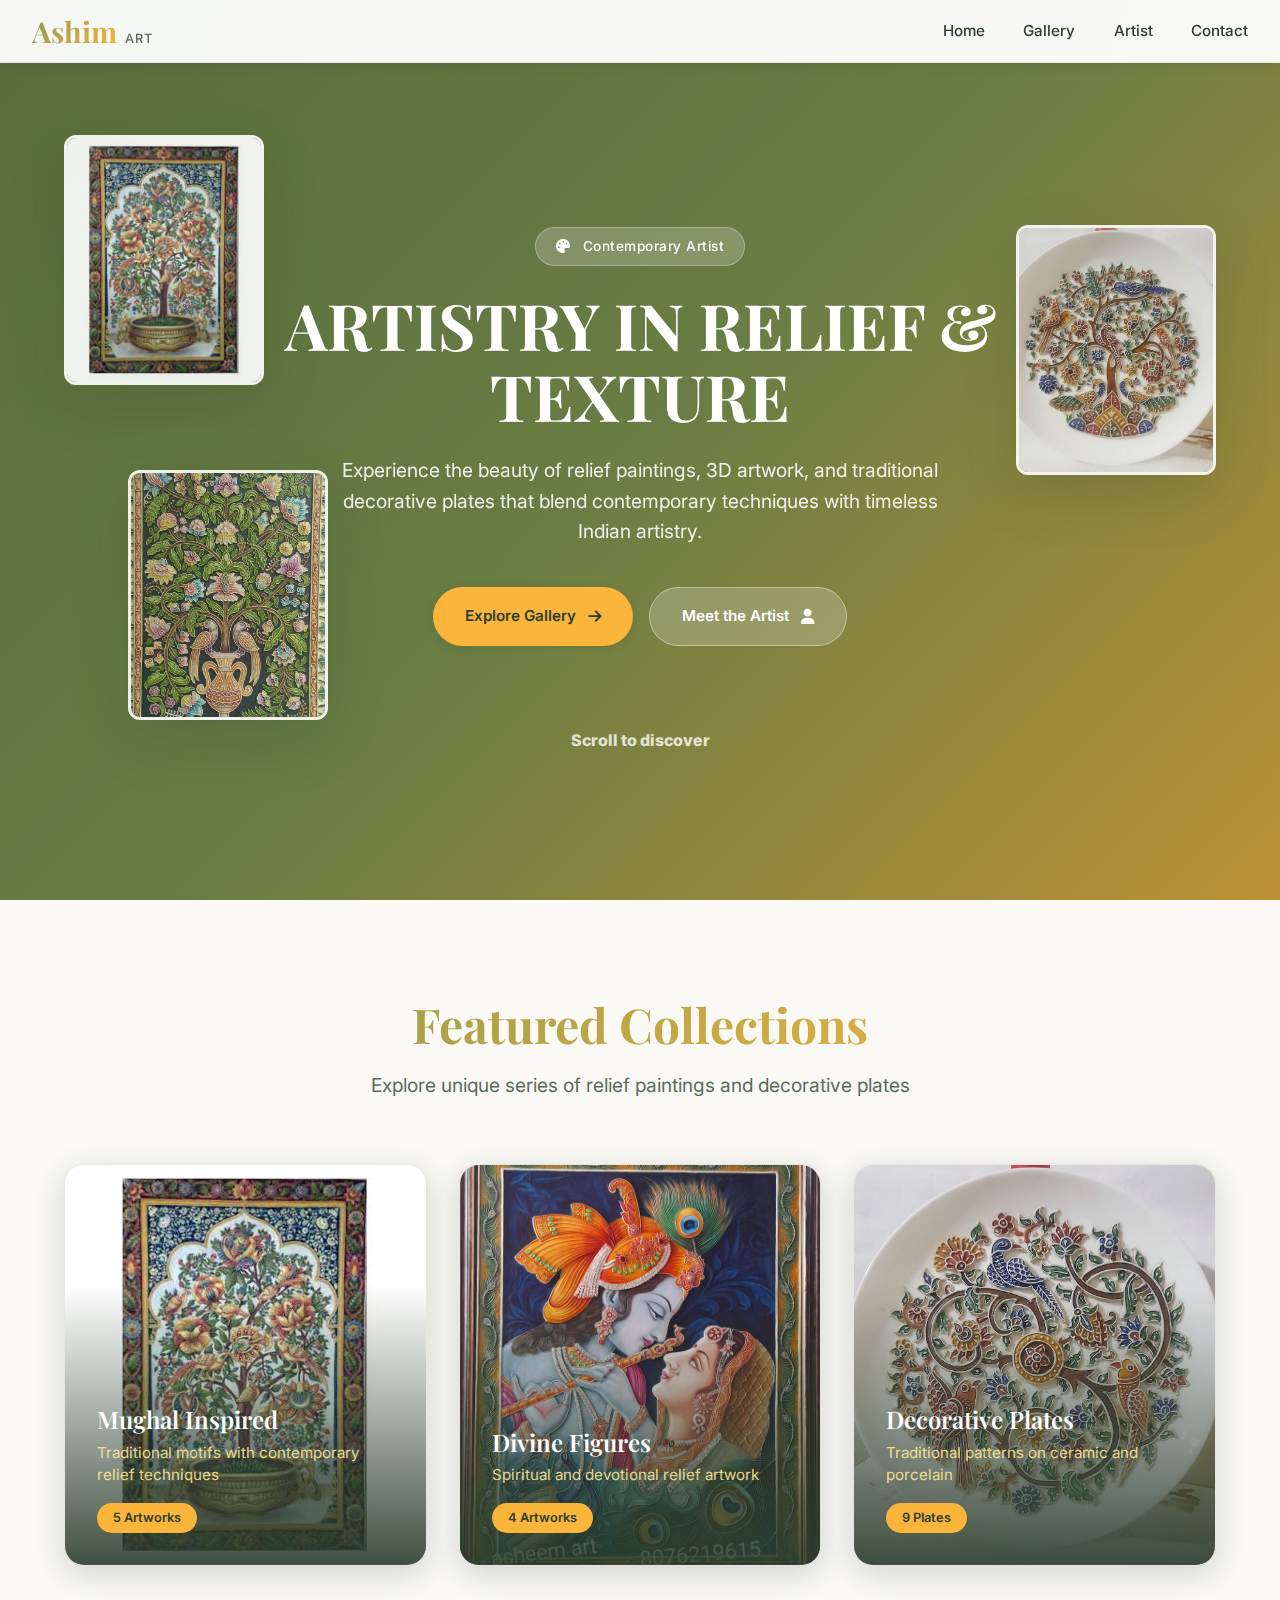
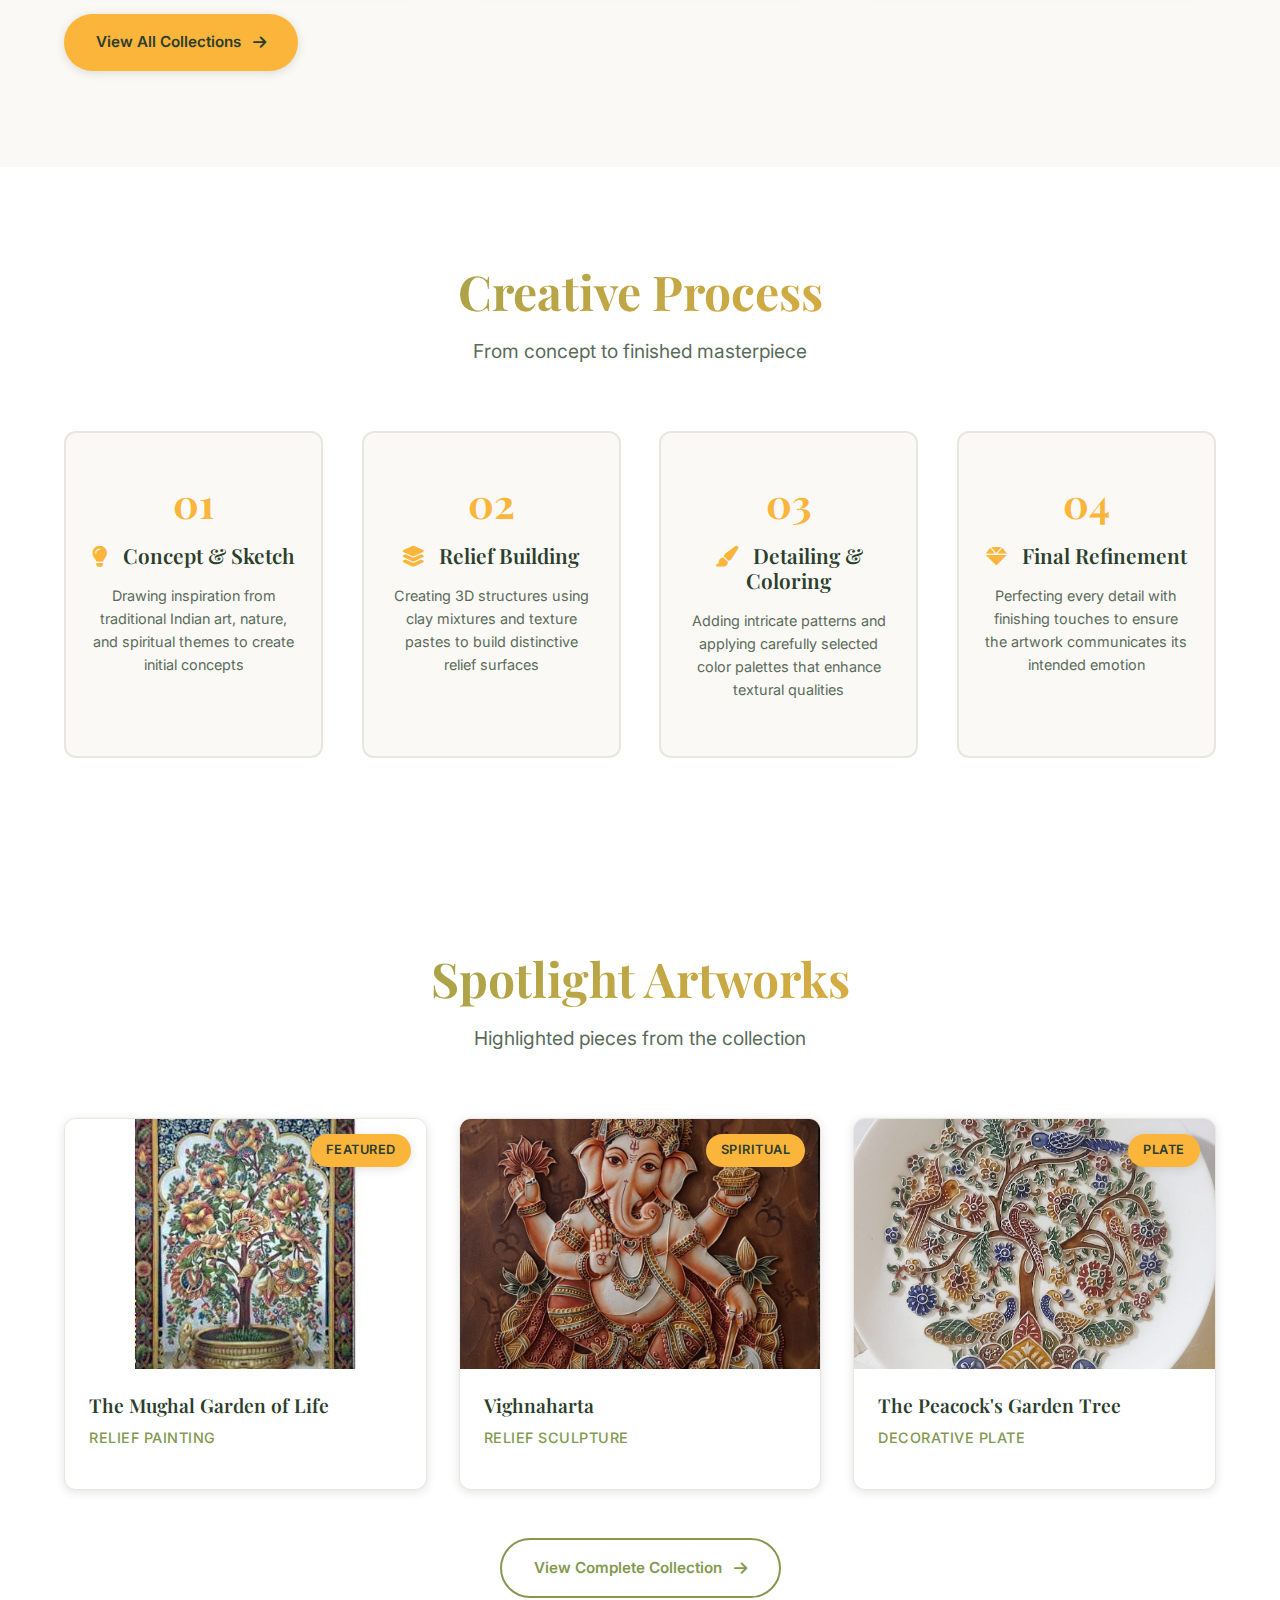
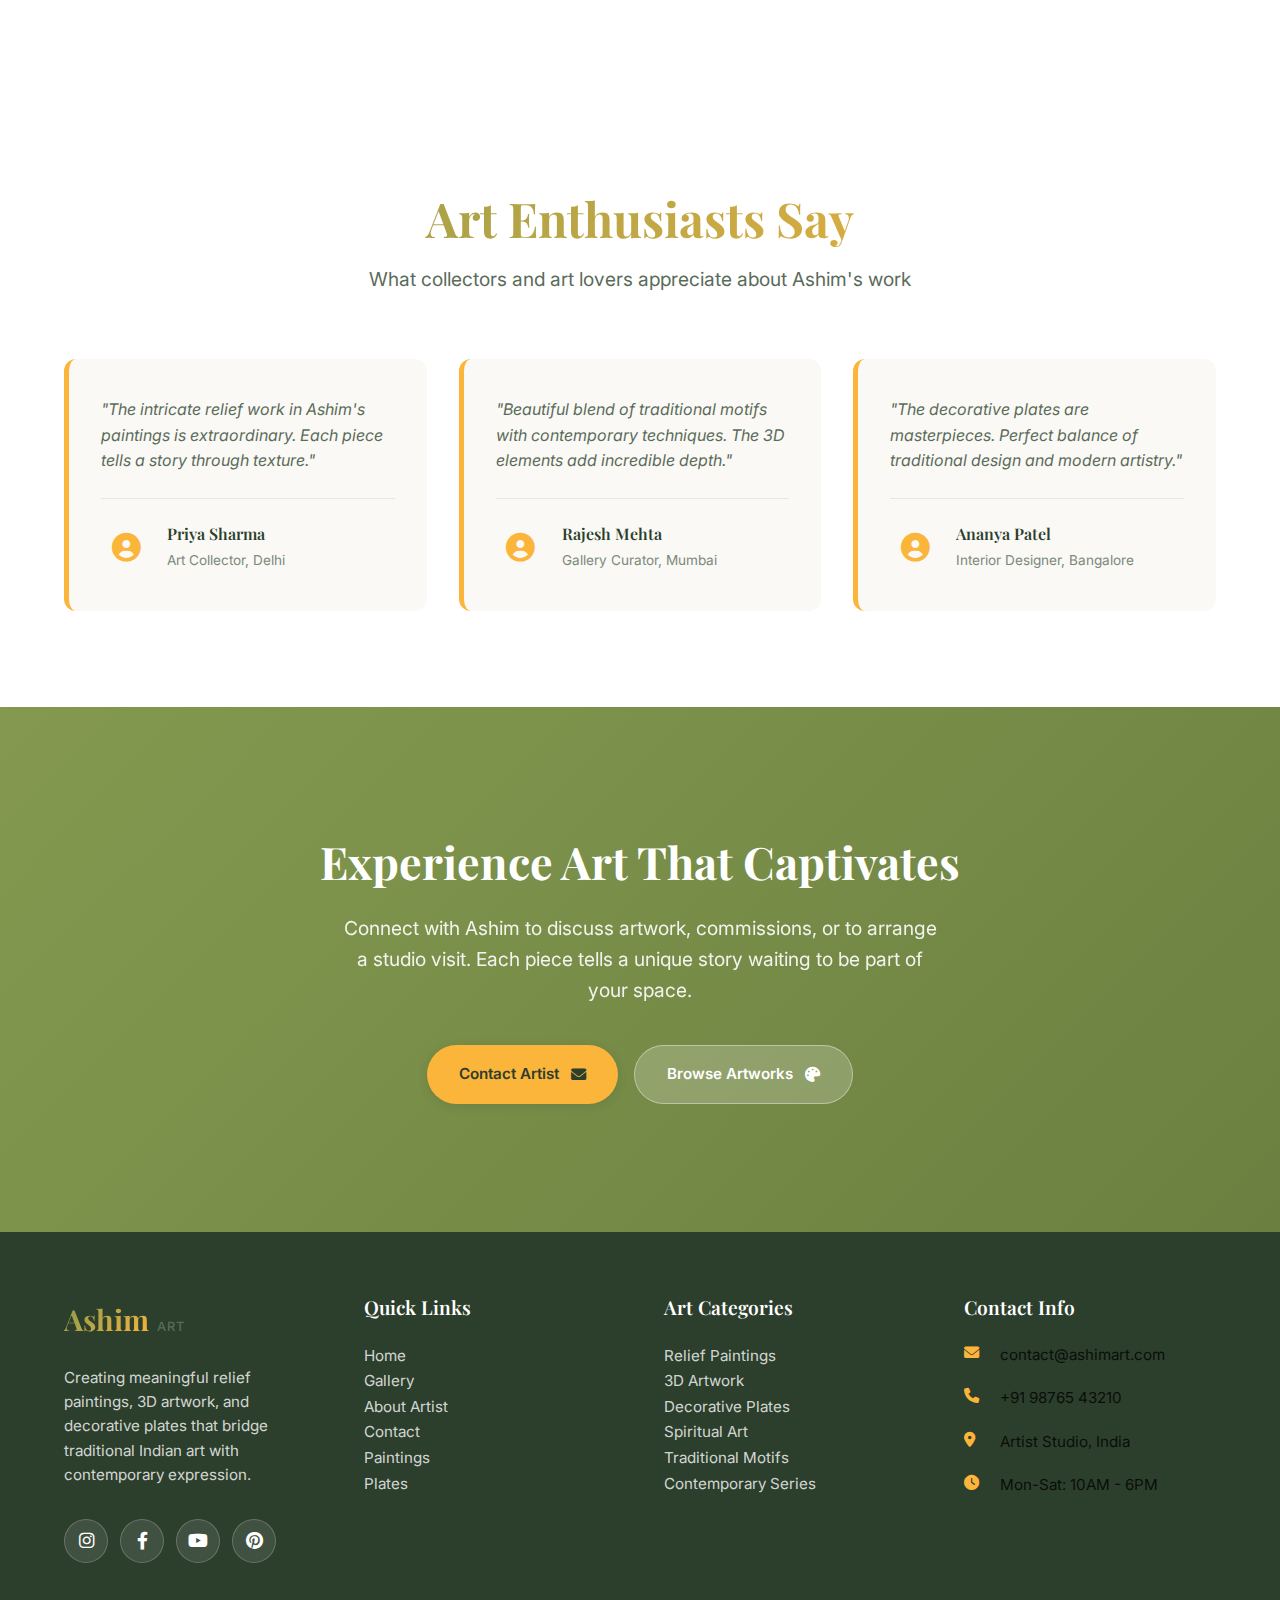
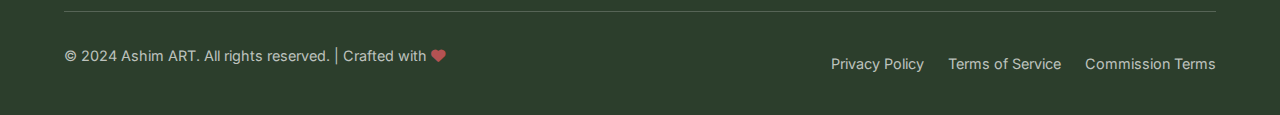
<file: html/index.html>
<!DOCTYPE html>
<html lang="en">
  <head>
    <meta charset="UTF-8" />
    <meta name="viewport" content="width=device-width, initial-scale=1.0" />
    <title>Ashim ART Gallery | Relief & 3D Paintings</title>
    <meta name="description" content="Discover exquisite relief paintings, 3D artwork, and traditional plates by artist Ashim. Explore unique textures and emotional depth in contemporary Indian art.">
    <meta name="keywords" content="Ashim ART, relief paintings, 3D art, traditional plates, contemporary art, Indian artist, texture art, painting gallery">
    <link
      rel="icon"
      href="data:image/svg+xml,<svg xmlns=%22http://www.w3.org/2000/svg%22 viewBox=%220 0 100 100%22><text y=%22.9em%22 font-size=%2290%22 fill=%22%23FCB53B%22>🎨</text></svg>"
    />
    <link rel="stylesheet" href="../css/style.css" />
    <link
      href="https://fonts.googleapis.com/css2?family=Playfair+Display:wght@400;500;600;700&family=Inter:wght@300;400;500;600;700&display=swap"
      rel="stylesheet"
    />
    <link 
      rel="stylesheet"
      href="https://cdnjs.cloudflare.com/ajax/libs/font-awesome/6.0.0/css/all.min.css"
    />
  </head>
  <body>  
    <!-- Navigation -->
    <nav class="navbar">
      <div class="nav-container">
        <a href="index.html" class="nav-logo">
          <span class="logo-text">Ashim</span>
          <span class="logo-subtitle">ART</span>
        </a>

        <div class="nav-menu" id="nav-menu">
          <a href="index.html" class="nav-link">
            <span class="link-text">Home</span>
            <span class="link-hover"></span>
          </a>
          <a href="gallery.html" class="nav-link">
            <span class="link-text">Gallery</span>
            <span class="link-hover"></span>
          </a>
          <a href="about.html" class="nav-link">
            <span class="link-text">Artist</span>
            <span class="link-hover"></span>
          </a>
          <a href="contact.html" class="nav-link">
            <span class="link-text">Contact</span>
            <span class="link-hover"></span>
          </a>
        </div>

        <div class="nav-toggle" id="nav-toggle">
          <span class="toggle-line"></span>
          <span class="toggle-line"></span>
          <span class="toggle-line"></span>
        </div>
      </div>
    </nav>

    <!-- Hero Section -->
    <section class="hero">
      <div class="hero-background">
        <div class="hero-overlay"></div>
      </div>

      <div class="hero-content">
        <div class="hero-badge">
          <span><i class="fas fa-palette"></i> Contemporary Artist</span>
        </div>

        <h1 class="hero-title">
          <span class="title-line">ARTISTRY IN</span>
          <span class="title-line">RELIEF & TEXTURE</span>
        </h1>

        <p class="hero-description">
          Experience the beauty of relief paintings, 3D artwork, and traditional decorative plates that blend contemporary techniques with timeless Indian artistry.
        </p>

        <div class="hero-actions">
          <a href="gallery.html" class="btn btn-primary">
            <span>Explore Gallery</span>
            <i class="fas fa-arrow-right"></i>
          </a>
          <a href="about.html" class="btn btn-secondary">
            <span>Meet the Artist</span>
            <i class="fas fa-user"></i>
          </a>
        </div>

        <div class="hero-scroll">
          <div class="scroll-indicator"></div>
          <span>Scroll to discover</span>
        </div>
      </div>

      <!-- Floating Artwork Preview -->
      <div class="floating-artworks">
        <div class="floating-artwork" style="--delay: 0s">
          <img src="../Assets/artwork-1.jpg" alt="The Mughal Garden of Life" />
        </div>
        <div class="floating-artwork" style="--delay: 1s">
          <img src="../Assets/plate-2.jpg" alt="The Peacock's Garden Tree Plate" />
        </div>
        <div class="floating-artwork" style="--delay: 2s">
          <img src="../Assets/artwork-2.jpg" alt="Symphony in the Vase" />
        </div>
      </div>
    </section>

    <!-- Featured Series -->
    <section class="featured-series">
      <div class="container">
        <div class="section-header">
          <h2 class="section-title">Featured Collections</h2>
          <p class="section-subtitle">
            Explore unique series of relief paintings and decorative plates
          </p>
        </div>

        <div class="series-grid">
          <div class="series-card">
            <div class="series-image">
              <img src="../Assets/artwork-1.jpg" alt="Mughal Inspired Series" />
              <div class="series-overlay">
                <div class="series-info">
                  <h3>Mughal Inspired</h3>
                  <p>Traditional motifs with contemporary relief techniques</p>
                  <span class="series-count">5 Artworks</span>
                </div>
              </div>
            </div>
          </div>

          <div class="series-card">
            <div class="series-image">
              <img src="../Assets/artwork-7.jpg" alt="Divine Figures Series" />
              <div class="series-overlay">
                <div class="series-info">
                  <h3>Divine Figures</h3>
                  <p>Spiritual and devotional relief artwork</p>
                  <span class="series-count">4 Artworks</span>
                </div>
              </div>
            </div>
          </div>

          <div class="series-card">
            <div class="series-image">
              <img src="../Assets/plate-1.jpg" alt="Decorative Plates Series" />
              <div class="series-overlay">
                <div class="series-info">
                  <h3>Decorative Plates</h3>
                  <p>Traditional patterns on ceramic and porcelain</p>
                  <span class="series-count">9 Plates</span>
                </div>
              </div>
            </div>
          </div>
        </div>

        <!-- Explore More Button -->
        <div class="series-actions">
          <a href="gallery.html" class="btn btn-primary">
            <span>View All Collections</span>
            <i class="fas fa-arrow-right"></i>
          </a>
        </div>
      </div>
    </section>

    <!-- Artistic Process -->
    <section class="artistic-process">
      <div class="container">
        <div class="section-header">
          <h2 class="section-title">Creative Process</h2>
          <p class="section-subtitle">From concept to finished masterpiece</p>
        </div>

        <div class="process-steps">
          <div class="process-step">
            <div class="step-number">01</div>
            <div class="step-content">
              <h3><i class="fas fa-lightbulb"></i> Concept & Sketch</h3>
              <p>
                Drawing inspiration from traditional Indian art, nature, and spiritual themes to create initial concepts
              </p>
            </div>
          </div>

          <div class="process-step">
            <div class="step-number">02</div>
            <div class="step-content">
              <h3><i class="fas fa-layer-group"></i> Relief Building</h3>
              <p>
                Creating 3D structures using clay mixtures and texture pastes to build distinctive relief surfaces
              </p>
            </div>
          </div>

          <div class="process-step">
            <div class="step-number">03</div>
            <div class="step-content">
              <h3><i class="fas fa-paint-brush"></i> Detailing & Coloring</h3>
              <p>
                Adding intricate patterns and applying carefully selected color palettes that enhance textural qualities
              </p>
            </div>
          </div>

          <div class="process-step">
            <div class="step-number">04</div>
            <div class="step-content">
              <h3><i class="fas fa-gem"></i> Final Refinement</h3>
              <p>
                Perfecting every detail with finishing touches to ensure the artwork communicates its intended emotion
              </p>
            </div>
          </div>
        </div>
      </div>
    </section>

    <!-- Latest Artworks -->
    <section class="latest-artworks">
      <div class="container">
        <div class="section-header">
          <h2 class="section-title">Spotlight Artworks</h2>
          <p class="section-subtitle">Highlighted pieces from the collection</p>
        </div>

        <div class="artworks-grid">
          <div class="artwork-card">
            <div class="artwork-image">
              <img src="../Assets/artwork-1.jpg" alt="The Mughal Garden of Life" />
              <div class="artwork-badge">
                <span>Featured</span>
              </div>
            </div>
            <div class="artwork-info">
              <h3 class="artwork-title">The Mughal Garden of Life</h3>
              <p class="artwork-category">Relief Painting</p>
            </div>
          </div>

          <div class="artwork-card">
            <div class="artwork-image">
              <img src="../Assets/artwork-9.jpg" alt="Vighnaharta" />
              <div class="artwork-badge">
                <span>Spiritual</span>
              </div>
            </div>
            <div class="artwork-info">
              <h3 class="artwork-title">Vighnaharta</h3>
              <p class="artwork-category">Relief Sculpture</p>
            </div>
          </div>

          <div class="artwork-card">
            <div class="artwork-image">
              <img src="../Assets/plate-2.jpg" alt="The Peacock's Garden Tree" />
              <div class="artwork-badge">
                <span>Plate</span>
              </div>
            </div>
            <div class="artwork-info">
              <h3 class="artwork-title">The Peacock's Garden Tree</h3>
              <p class="artwork-category">Decorative Plate</p>
            </div>
          </div>
        </div>

        <div class="section-actions">
          <a href="gallery.html" class="btn btn-outline">
            <span>View Complete Collection</span>
            <i class="fas fa-arrow-right"></i>
          </a>
        </div>
      </div>
    </section>

    <!-- Testimonials -->
    <section class="testimonials">
      <div class="container">
        <div class="section-header">
          <h2 class="section-title">Art Enthusiasts Say</h2>
          <p class="section-subtitle">What collectors and art lovers appreciate about Ashim's work</p>
        </div>

        <div class="testimonials-slider">
          <div class="testimonial-card">
            <div class="testimonial-content">
              <p>
                "The intricate relief work in Ashim's paintings is extraordinary. Each piece tells a story through texture."
              </p>
            </div>
            <div class="testimonial-author">
              <div class="author-avatar">
                <i class="fas fa-user-circle"></i>
              </div>
              <div class="author-info">
                <h4>Priya Sharma</h4>
                <span>Art Collector, Delhi</span>
              </div>
            </div>
          </div>

          <div class="testimonial-card">
            <div class="testimonial-content">
              <p>
                "Beautiful blend of traditional motifs with contemporary techniques. The 3D elements add incredible depth."
              </p>
            </div>
            <div class="testimonial-author">
              <div class="author-avatar">
                <i class="fas fa-user-circle"></i>
              </div>
              <div class="author-info">
                <h4>Rajesh Mehta</h4>
                <span>Gallery Curator, Mumbai</span>
              </div>
            </div>
          </div>

          <div class="testimonial-card">
            <div class="testimonial-content">
              <p>
                "The decorative plates are masterpieces. Perfect balance of traditional design and modern artistry."
              </p>
            </div>
            <div class="testimonial-author">
              <div class="author-avatar">
                <i class="fas fa-user-circle"></i>
              </div>
              <div class="author-info">
                <h4>Ananya Patel</h4>
                <span>Interior Designer, Bangalore</span>
              </div>
            </div>
          </div>
        </div>
      </div>
    </section>

    <!-- CTA Section -->
    <section class="cta-section">
      <div class="container">
        <div class="cta-content">
          <h2>Experience Art That Captivates</h2>
          <p>
            Connect with Ashim to discuss artwork, commissions, or to arrange a studio visit. Each piece tells a unique story waiting to be part of your space.
          </p>
          <div class="cta-actions">
            <a href="contact.html" class="btn btn-primary">
              <span>Contact Artist</span>
              <i class="fas fa-envelope"></i>
            </a>
            <a href="gallery.html" class="btn btn-secondary">
              <span>Browse Artworks</span>
              <i class="fas fa-palette"></i>
            </a>
          </div>
        </div>
      </div>
    </section>

    <!-- Footer -->
    <footer class="footer">
      <div class="container">
        <div class="footer-content">
          <div class="footer-section">
            <div class="footer-logo">
              <span class="logo-text">Ashim</span>
              <span class="logo-subtitle">ART</span>
            </div>
            <p class="footer-description">
              Creating meaningful relief paintings, 3D artwork, and decorative plates that bridge traditional Indian art with contemporary expression.
            </p>
            <div class="social-links">
              <a href="#" class="social-link" title="Instagram">
                <i class="fab fa-instagram"></i>
              </a>
              <a href="#" class="social-link" title="Facebook">
                <i class="fab fa-facebook-f"></i>
              </a>
              <a href="#" class="social-link" title="YouTube">
                <i class="fab fa-youtube"></i>
              </a>
              <a href="#" class="social-link" title="Pinterest">
                <i class="fab fa-pinterest"></i>
              </a>
            </div>
          </div>

          <div class="footer-section">
            <h3>Quick Links</h3>
            <ul class="footer-links">
              <li><a href="index.html">Home</a></li>
              <li><a href="gallery.html">Gallery</a></li>
              <li><a href="about.html">About Artist</a></li>
              <li><a href="contact.html">Contact</a></li>
              <li><a href="gallery.html?filter=painting">Paintings</a></li>
              <li><a href="gallery.html?filter=plate">Plates</a></li>
            </ul>
          </div>

          <div class="footer-section">
            <h3>Art Categories</h3>
            <ul class="footer-links">
              <li><a href="#">Relief Paintings</a></li>
              <li><a href="#">3D Artwork</a></li>
              <li><a href="#">Decorative Plates</a></li>
              <li><a href="#">Spiritual Art</a></li>
              <li><a href="#">Traditional Motifs</a></li>
              <li><a href="#">Contemporary Series</a></li>
            </ul>
          </div>

          <div class="footer-section">
            <h3>Contact Info</h3>
            <div class="contact-info">
              <div class="contact-item">
                <i class="fas fa-envelope"></i>
                <span>contact@ashimart.com</span>
              </div>
              <div class="contact-item">
                <i class="fas fa-phone"></i>
                <span>+91 98765 43210</span>
              </div>
              <div class="contact-item">
                <i class="fas fa-map-marker-alt"></i>
                <span>Artist Studio, India</span>
              </div>
              <div class="contact-item">
                <i class="fas fa-clock"></i>
                <span>Mon-Sat: 10AM - 6PM</span>
              </div>
            </div>
          </div>
        </div>

        <div class="footer-bottom">
          <div class="footer-copyright">
            <p>&copy; 2024 Ashim ART. All rights reserved. | Crafted with <i class="fas fa-heart" style="color: var(--secondary-accent);"></i></p>
          </div>
          <div class="footer-legal">
            <a href="#">Privacy Policy</a>
            <a href="#">Terms of Service</a>
            <a href="#">Commission Terms</a>
          </div>
        </div>
      </div>
    </footer>

    <!-- Back to Top Button -->
    <button id="back-to-top" class="back-to-top">
      <i class="fas fa-chevron-up"></i>
    </button>

    <!-- Scripts -->
    <script src="../js/main.js"></script>
  </body>
</html>
</file>
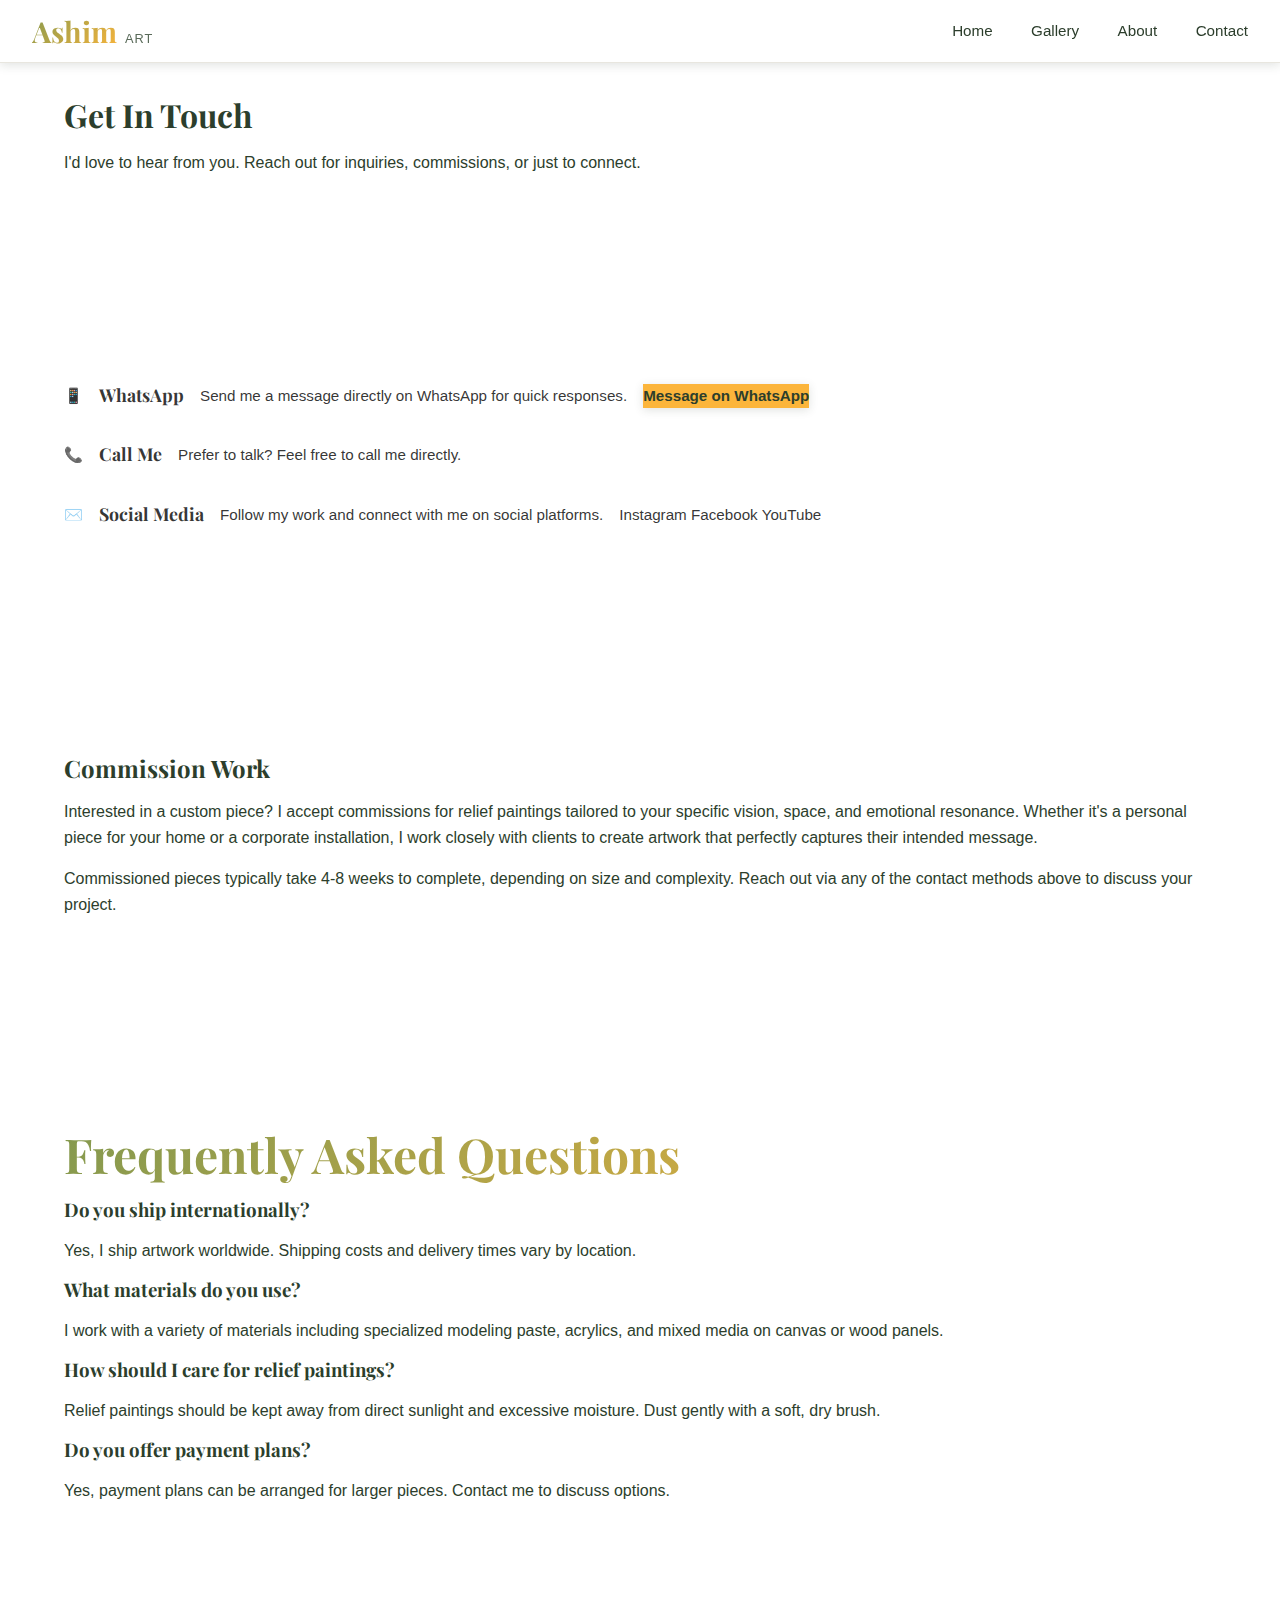
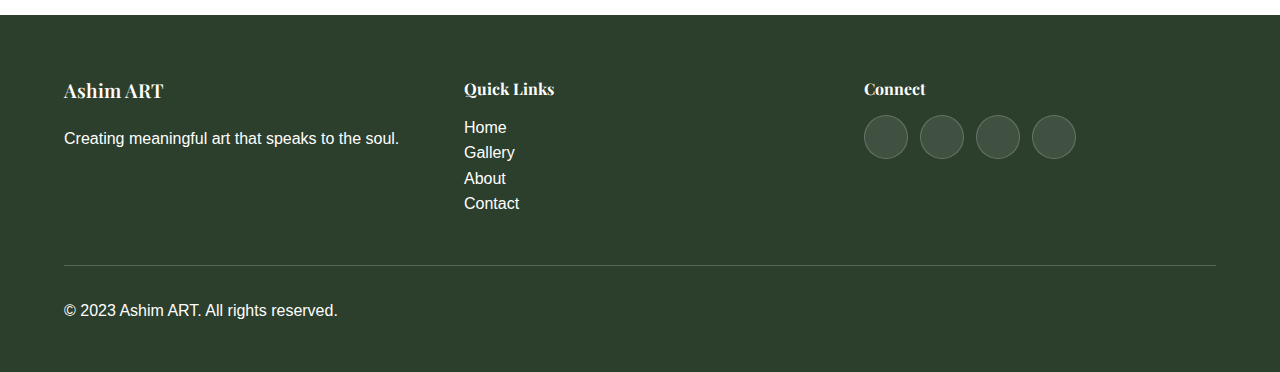
<file: html/contact.html>
<!DOCTYPE html>
<html lang="en">
  <head>
    <meta charset="UTF-8" />
    <meta name="viewport" content="width=device-width, initial-scale=1.0" />
    <title>Contact - Ashim ART</title>
    <link
      rel="icon"
      href="data:image/svg+xml,<svg xmlns=%22http://www.w3.org/2000/svg%22 viewBox=%220 0 100 100%22><text y=%22.9em%22 font-size=%2290%22 fill=%22%23FF6D1F%22>💫</text></svg>"
    />
    <link rel="stylesheet" href="../css/style.css" />
    <link
      href="https://fonts.googleapis.com/css2?family=Playfair+Display:wght@400;500;600;700&family=Montserrat:wght@300;400;500;600&display=swap"
      rel="stylesheet"
    />
  </head>
  <body>
    <!-- Navigation -->
    <nav class="navbar">
      <div class="nav-container">
        <a href="index.html" class="nav-logo">
          <span class="logo-text">Ashim</span>
          <span class="logo-subtitle">ART</span>
        </a>
        <div class="nav-menu" id="nav-menu">
          <a href="index.html" class="nav-link">Home</a>
          <a href="gallery.html" class="nav-link">Gallery</a>
          <a href="about.html" class="nav-link">About</a>
          <a href="contact.html" class="nav-link">Contact</a>
        </div>
        <div class="nav-toggle" id="nav-toggle">
          <span class="toggle-line"></span>
          <span class="toggle-line"></span>
          <span class="toggle-line"></span>
        </div>
      </div>
    </nav>

    <!-- Contact Hero -->
    <section class="contact-hero">
      <div class="container">
        <h1 class="fade-in">Get In Touch</h1>
        <p class="fade-in">
          I'd love to hear from you. Reach out for inquiries, commissions, or
          just to connect.
        </p>
      </div>
    </section>

    <!-- Contact Options -->
    <section class="contact-options">
      <div class="container">
        <div class="contact-grid">
          <div class="contact-item fade-in">
            <div class="contact-icon">📱</div>
            <h3>WhatsApp</h3>
            <p>Send me a message directly on WhatsApp for quick responses.</p>
            <a
              href="https://wa.me/918076219615"
              class="btn-primary"
              target="_blank">Message on WhatsApp</a>
          </div>
          <div class="contact-item fade-in">
            <div class="contact-icon">📞</div>
            <h3>Call Me</h3>
            <p>Prefer to talk? Feel free to call me directly.</p>
            <a href="tel:+91XXXXXXXXXX" class="btn-secondary">Call Now</a>
          </div>
          <div class="contact-item fade-in">
            <div class="contact-icon">✉️</div>
            <h3>Social Media</h3>
            <p>Follow my work and connect with me on social platforms.</p>
            <div class="social-buttons">
              <a href="#" class="social-btn instagram">Instagram</a>
              <a href="#" class="social-btn facebook">Facebook</a>
              <a href="#" class="social-btn youtube">YouTube</a>
            </div>
          </div>
        </div>
      </div>
    </section>

    <!-- Commission Info -->
    <section class="commission-info">
      <div class="container">
        <div class="commission-content fade-in">
          <h2>Commission Work</h2>
          <p>
            Interested in a custom piece? I accept commissions for relief
            paintings tailored to your specific vision, space, and emotional
            resonance. Whether it's a personal piece for your home or a
            corporate installation, I work closely with clients to create
            artwork that perfectly captures their intended message.
          </p>
          <p>
            Commissioned pieces typically take 4-8 weeks to complete, depending
            on size and complexity. Reach out via any of the contact methods
            above to discuss your project.
          </p>
        </div>
      </div>
    </section>

    <!-- FAQ Section -->
    <section class="faq-section">
      <div class="container">
        <h2 class="section-title fade-in">Frequently Asked Questions</h2>
        <div class="faq-grid">
          <div class="faq-item fade-in">
            <h3>Do you ship internationally?</h3>
            <p>
              Yes, I ship artwork worldwide. Shipping costs and delivery times
              vary by location.
            </p>
          </div>
          <div class="faq-item fade-in">
            <h3>What materials do you use?</h3>
            <p>
              I work with a variety of materials including specialized modeling
              paste, acrylics, and mixed media on canvas or wood panels.
            </p>
          </div>
          <div class="faq-item fade-in">
            <h3>How should I care for relief paintings?</h3>
            <p>
              Relief paintings should be kept away from direct sunlight and
              excessive moisture. Dust gently with a soft, dry brush.
            </p>
          </div>
          <div class="faq-item fade-in">
            <h3>Do you offer payment plans?</h3>
            <p>
              Yes, payment plans can be arranged for larger pieces. Contact me
              to discuss options.
            </p>
          </div>
        </div>
      </div>
    </section>

    <!-- Footer -->
    <footer class="footer">
      <div class="container">
        <div class="footer-content">
          <div class="footer-section">
            <h3>Ashim ART</h3>
            <p>Creating meaningful art that speaks to the soul.</p>
          </div>
          <div class="footer-section">
            <h4>Quick Links</h4>
            <ul>
              <li><a href="index.html">Home</a></li>
              <li><a href="gallery.html">Gallery</a></li>
              <li><a href="about.html">About</a></li>
              <li><a href="contact.html">Contact</a></li>
            </ul>
          </div>
          <div class="footer-section">
            <h4>Connect</h4>
            <div class="social-links">
              <a href="#" class="social-link" title="Instagram">
                <i class="fab fa-instagram"></i>
              </a>
              <a href="#" class="social-link" title="Facebook">
                <i class="fab fa-facebook-f"></i>
              </a>
              <a href="#" class="social-link" title="YouTube">
                <i class="fab fa-youtube"></i>
              </a>
              <a href="#" class="social-link" title="Pinterest">
                <i class="fab fa-pinterest"></i>
              </a>
            </div>
          </div>
        </div>
        <div class="footer-bottom">
          <p>&copy; 2023 Ashim ART. All rights reserved.</p>
        </div>
      </div>
    </footer>

    <!-- Back to Top Button -->
    <button id="back-to-top" class="back-to-top">↑</button>

    <script src="../js/main.js"></script>
  </body>
</html>
</file>
<file: css/style.css>
/* style.css - Updated with new color combination */
:root {
  /* Color Palette */
  --primary-color: #84994f;
  --primary-dark: #6b8040;
  --accent-gold: #fcb53b;
  --secondary-accent: #b45253;
  
  /* Text Colors */
  --text-dark: #2c3e2c;
  --text-light: #5a6b5a;
  --text-lighter: #7c8a7c;
  
  /* Background Colors */
  --bg-white: #ffffff;
  --bg-light: #faf9f5;
  --bg-dark: #2c3e2c;
  
  /* Border Colors */
  --border-light: #e8e6df;
  
  /* Shadows */
  --shadow-sm: 0 2px 10px rgba(44, 62, 44, 0.15);
  --shadow-md: 0 8px 30px rgba(44, 62, 44, 0.2);
  --shadow-lg: 0 20px 60px rgba(44, 62, 44, 0.25);
  
  /* Other Variables */
  --border-radius: 12px;
  --border-radius-lg: 20px;
  --transition: all 0.4s cubic-bezier(0.25, 0.46, 0.45, 0.94);
}

/* Reset and Base Styles */
* {
  margin: 0;
  padding: 0;
  box-sizing: border-box;
}

html {
  scroll-behavior: smooth;
}

body {
  font-family: "Inter", sans-serif;
  line-height: 1.6;
  color: var(--text-dark);
  background-color: var(--bg-white);
  overflow-x: hidden;
}

/* Typography */
h1, h2, h3, h4, h5, h6 {
  font-family: "Playfair Display", serif;
  font-weight: 700;
  line-height: 1.2;
  margin-bottom: 1rem;
}

p {
  margin-bottom: 1rem;
}

a {
  color: inherit;
  text-decoration: none;
  transition: var(--transition);
}

ul, ol {
  list-style: none;
}

img {
  max-width: 100%;
  height: auto;
  display: block;
}

/* Utility Classes */
.container {
  width: 100%;
  max-width: 1200px;
  margin: 0 auto;
  padding: 0 1.5rem;
}

.text-center {
  text-align: center;
}

/* Navigation */
.navbar {
  position: fixed;
  top: 0;
  left: 0;
  width: 100%;
  background: rgba(255, 255, 255, 0.95);
  backdrop-filter: blur(30px);
  z-index: 1000;
  border-bottom: 1px solid var(--border-light);
  box-shadow: var(--shadow-sm);
}

.nav-container {
  display: flex;
  align-items: center;
  justify-content: space-between;
  padding: 0.5rem 2rem;
  margin: auto;
}

.nav-logo {
  display: flex;
  align-items: baseline;
  gap: 0.5rem;
}

.logo-text {
  font-family: "Playfair Display", serif;
  font-size: clamp(1.5rem, 4vw, 1.8rem);
  font-weight: 700;
  background: linear-gradient(135deg, var(--primary-color), var(--accent-gold));
  -webkit-background-clip: text;
  -webkit-text-fill-color: transparent;
  background-clip: text;
}

.logo-subtitle {
  font-size: 0.8rem;
  font-weight: 500;
  color: var(--text-light);
  text-transform: uppercase;
  letter-spacing: 1px;
}

.nav-menu {
  display: flex;
  gap: clamp(1.5rem, 3vw, 3rem);
  align-items: center;
}

.nav-link {
  position: relative;
  padding: 0.5rem 0;
  font-weight: 500;
  color: var(--text-dark);
  font-size: 0.95rem;
  transition: var(--transition);
}

.nav-link::after {
  content: "";
  position: absolute;
  bottom: 0;
  left: 0;
  width: 0;
  height: 2px;
  background: var(--accent-gold);
  transition: var(--transition);
}

.nav-link:hover::after,
.nav-link:focus::after,
.nav-link.active::after {
  width: 100%;
}

.nav-link:hover,
.nav-link:focus,
.nav-link.active {
  color: var(--accent-gold);
}


.nav-toggle {
  display: none;
  flex-direction: column;
  gap: 4px;
  background: none;
  border: none;
  cursor: pointer;
  padding: 0.5rem;
  width: 30px;
  height: 30px;
  align-items: center;
  justify-content: center;
}

.toggle-line {
  width: 20px;
  height: 2px;
  background: var(--text-dark);
  transition: var(--transition);
  border-radius: 1px;
}

/* Hero Section */
.hero {
  min-height: 100vh;
  position: relative;
  display: flex;
  align-items: center;
  justify-content: center;
  overflow: hidden;
  padding: 80px 0 60px;
}

.hero-background {
  position: absolute;
  top: 0;
  left: 0;
  width: 100%;
  height: 100%;
  background: linear-gradient(
    135deg,
    var(--primary-dark) 0%,
    var(--primary-color) 50%,
    var(--accent-gold) 100%
  );
}

.hero-overlay {
  position: absolute;
  top: 0;
  left: 0;
  width: 100%;
  height: 100%;
  background: rgba(44, 62, 44, 0.3);
}

.hero-content {
  position: relative;
  z-index: 2;
  text-align: center;
  color: var(--bg-white);
  max-width: 800px;
  padding: 0 1.5rem;
  width: 100%;
}

.hero-badge {
  display: inline-block;
  padding: 0.5rem 1.25rem;
  background: rgba(255, 255, 255, 0.2);
  backdrop-filter: blur(10px);
  border: 1px solid rgba(255, 255, 255, 0.3);
  border-radius: 50px;
  margin-bottom: 1.5rem;
  font-size: 0.85rem;
  font-weight: 500;
  letter-spacing: 0.5px;
  color: var(--bg-white);
}

.hero-badge i {
  margin-right: 8px;
}

.hero-title {
  font-family: "Playfair Display", serif;
  font-size: clamp(2.5rem, 8vw, 4rem);
  font-weight: 700;
  line-height: 1.1;
  margin-bottom: 1.5rem;
  color: var(--bg-white);
}

.hero-description {
  font-size: clamp(1rem, 2.5vw, 1.2rem);
  line-height: 1.6;
  margin-bottom: 2.5rem;
  opacity: 0.9;
  max-width: 600px;
  margin-left: auto;
  margin-right: auto;
  color: var(--bg-white);
}

.hero-actions {
  display: flex;
  gap: 1rem;
  justify-content: center;
  margin-bottom: 3rem;
  flex-wrap: wrap;
}

.btn {
  display: inline-flex;
  align-items: center;
  gap: 0.75rem;
  padding: 1rem 2rem;
  border: none;
  border-radius: 50px;
  font-weight: 600;
  text-decoration: none;
  transition: var(--transition);
  cursor: pointer;
  font-size: 0.95rem;
  font-family: inherit;
  text-align: center;
  justify-content: center;
  min-width: 140px;
}

.btn-primary {
  background: var(--accent-gold);
  color: var(--text-dark);
  font-weight: 600;
  box-shadow: var(--shadow-sm);
}

.btn-primary:hover,
.btn-primary:focus {
  transform: translateY(-3px);
  box-shadow: var(--shadow-lg);
  background: #ffa500;
}

.btn-secondary {
  background: rgba(255, 255, 255, 0.2);
  color: var(--bg-white);
  border: 1px solid rgba(255, 255, 255, 0.4);
  font-weight: 600;
}

.btn-secondary:hover,
.btn-secondary:focus {
  background: rgba(255, 255, 255, 0.3);
  transform: translateY(-3px);
}

.btn-outline {
  background: transparent;
  color: var(--primary-color);
  border: 2px solid var(--primary-color);
  font-weight: 600;
}

.btn-outline:hover,
.btn-outline:focus {
  background: var(--primary-color);
  color: var(--bg-white);
  transform: translateY(-3px);
  box-shadow: var(--shadow-md);
}

.hero-scroll {
  position: absolute;
  bottom: -60px;
  left: 50%;
  transform: translateX(-50%);
  text-align: center;
  color: rgba(255, 255, 255, 0.8);
  font-weight: 800;
}

/* Floating Artworks */
.floating-artworks {
  position: absolute;
  top: 0;
  left: 0;
  width: 100%;
  height: 100%;
  pointer-events: none;
  z-index: 1;
}

.floating-artwork {
  position: absolute;
  width: clamp(120px, 25vw, 200px);
  height: clamp(150px, 30vw, 250px);
  border-radius: var(--border-radius);
  overflow: hidden;
  box-shadow: var(--shadow-lg);
  animation: float 6s ease-in-out infinite;
  opacity: 0.9;
  border: 3px solid var(--bg-white);
}

.floating-artwork:nth-child(1) {
  top: 15%;
  left: 5%;
  animation-delay: 0s;
}
.floating-artwork:nth-child(2) {
  top: 25%;
  right: 5%;
  animation-delay: 2s;
}
.floating-artwork:nth-child(3) {
  bottom: 20%;
  left: 10%;
  animation-delay: 4s;
}

.floating-artwork img {
  width: 100%;
  height: 100%;
  object-fit: cover;
  transition: var(--transition);
}

@keyframes float {
  0%, 100% {
    transform: translateY(0) rotate(0deg);
  }
  50% {
    transform: translateY(-20px) rotate(2deg);
  }
}

/* Section Styles */
section {
  padding: clamp(3rem, 8vw, 6rem) 0;
}

.section-header {
  text-align: center;
  margin-bottom: clamp(2rem, 5vw, 4rem);
}

.section-title {
  font-family: "Playfair Display", serif;
  font-size: clamp(2rem, 5vw, 3rem);
  font-weight: 700;
  margin-bottom: 1rem;
  background: linear-gradient(135deg, var(--primary-color), var(--accent-gold));
  -webkit-background-clip: text;
  -webkit-text-fill-color: transparent;
  background-clip: text;
}

.section-subtitle {
  font-size: clamp(1rem, 2.5vw, 1.2rem);
  color: var(--text-light);
  max-width: 600px;
  margin: 0 auto;
  line-height: 1.6;
}

/* Featured Series */
.featured-series {
  background: var(--bg-light);
}

.series-grid {
  display: grid;
  grid-template-columns: repeat(auto-fit, minmax(min(100%, 300px), 1fr));
  gap: clamp(1.5rem, 3vw, 2rem);
  margin-bottom: clamp(2rem, 4vw, 3rem);
}

.series-card {
  border-radius: var(--border-radius-lg);
  overflow: hidden;
  box-shadow: var(--shadow-md);
  transition: var(--transition);
  background: var(--bg-white);
  border: 1px solid var(--border-light);
}

.series-card:hover {
  transform: translateY(-10px);
  box-shadow: var(--shadow-lg);
  border-color: var(--accent-gold);
}

.series-image {
  position: relative;
  height: clamp(250px, 40vw, 400px);
  overflow: hidden;
}

.series-image img {
  width: 100%;
  height: 100%;
  object-fit: cover;
  transition: transform 0.6s ease;
}

.series-card:hover .series-image img {
  transform: scale(1.1);
}

.series-overlay {
  position: absolute;
  top: 0;
  left: 0;
  width: 100%;
  height: 100%;
  background: linear-gradient(to top, rgba(44, 62, 44, 0.9), transparent 70%);
  display: flex;
  align-items: flex-end;
  padding: clamp(1.5rem, 3vw, 2rem);
}

.series-info h3 {
  color: var(--bg-white);
  font-size: clamp(1.2rem, 3vw, 1.5rem);
  margin-bottom: 0.5rem;
  font-weight: 600;
}

.series-info p {
  color: rgba(255, 231, 151, 0.9);
  margin-bottom: 1rem;
  font-size: 0.95rem;
  line-height: 1.5;
}

.series-count {
  display: inline-block;
  padding: 0.3rem 1rem;
  background: var(--accent-gold);
  color: var(--text-dark);
  border-radius: 20px;
  font-size: 0.8rem;
  font-weight: 600;
}

/* Artistic Process */
.process-steps {
  display: grid;
  grid-template-columns: repeat(auto-fit, minmax(min(100%, 250px), 1fr));
  gap: clamp(1.5rem, 3vw, 2.5rem);
  margin-top: 60px;
}

.process-step {
  text-align: center;
  padding: clamp(1.5rem, 3vw, 2.5rem) clamp(1rem, 2vw, 1.5rem);
  background: var(--bg-light);
  border-radius: var(--border-radius);
  transition: var(--transition);
  border: 2px solid var(--border-light);
}

.process-step:hover {
  transform: translateY(-5px);
  box-shadow: var(--shadow-md);
  border-top: 5px solid var(--accent-gold);
  border-bottom: 5px solid var(--secondary-accent);
}

.step-number {
  font-size: clamp(2rem, 5vw, 2.5rem);
  font-weight: 700;
  color: var(--accent-gold);
  margin-bottom: 0.5rem;
  font-family: "Playfair Display", serif;
  display: block;
}

.step-content h3 {
  font-size: clamp(1.1rem, 2.5vw, 1.3rem);
  margin-bottom: 1rem;
  color: var(--text-dark);
  font-weight: 600;
}

.step-content h3 i {
  margin-right: 10px;
  color: var(--accent-gold);
}

.step-content p {
  color: var(--text-light);
  line-height: 1.6;
  font-size: 0.9rem;
}

/* Latest Artworks */
.artworks-grid {
  display: grid;
  grid-template-columns: repeat(auto-fit, minmax(min(100%, 280px), 1fr));
  gap: clamp(1.5rem, 3vw, 2rem);
  margin-bottom: clamp(2rem, 4vw, 3rem);
}

.artwork-card {
  background: var(--bg-white);
  border-radius: var(--border-radius);
  overflow: hidden;
  box-shadow: var(--shadow-sm);
  transition: var(--transition);
  border: 1px solid var(--border-light);
  height: 100%;
}

.artwork-card:hover {
  transform: translateY(-5px);
  box-shadow: var(--shadow-md);
  border-color: var(--accent-gold);
}

.artwork-image {
  height: 250px;
  position: relative;
  overflow: hidden;
}

.artwork-image img {
  width: 100%;
  height: 100%;
  object-fit: cover;
  transition: var(--transition);
}

.artwork-card:hover .artwork-image img {
  transform: scale(1.05);
}

.artwork-badge {
  position: absolute;
  top: 15px;
  right: 15px;
  background: var(--accent-gold);
  color: var(--text-dark);
  padding: 6px 15px;
  border-radius: 20px;
  font-size: 0.8rem;
  font-weight: 600;
  text-transform: uppercase;
  letter-spacing: 0.5px;
  z-index: 2;
  box-shadow: var(--shadow-sm);
}

.artwork-info {
  padding: 1.5rem;
}

.artwork-title {
  font-size: 1.2rem;
  font-weight: 600;
  margin-bottom: 0.5rem;
  color: var(--text-dark);
  line-height: 1.3;
}

.artwork-category {
  color: var(--primary-color);
  font-size: 0.9rem;
  font-weight: 500;
  text-transform: uppercase;
  letter-spacing: 0.5px;
}

.section-actions {
  text-align: center;
  margin-top: 2rem;
}

/* Testimonials */
.testimonials-slider {
  display: grid;
  grid-template-columns: repeat(auto-fit, minmax(min(100%, 300px), 1fr));
  gap: clamp(1.5rem, 3vw, 2rem);
}

.testimonial-card {
  background: var(--bg-light);
  padding: clamp(1.5rem, 3vw, 2.5rem) clamp(1.5rem, 2.5vw, 2rem);
  border-radius: var(--border-radius);
  border-left: 5px solid var(--accent-gold);
  transition: var(--transition);
}

.testimonial-card:hover {
  transform: translateY(-5px);
  box-shadow: var(--shadow-md);
}

.testimonial-content p {
  font-style: italic;
  color: var(--text-light);
  margin-bottom: 1.5rem;
  line-height: 1.6;
  font-size: 1rem;
}

.testimonial-author {
  display: flex;
  align-items: center;
  gap: 1rem;
  margin-top: 1.5rem;
  padding-top: 1.5rem;
  border-top: 1px solid var(--border-light);
}

.author-avatar {
  width: 50px;
  height: 50px;
  border-radius: 50%;
  background: var(--bg-light);
  display: flex;
  align-items: center;
  justify-content: center;
  color: var(--accent-gold);
  font-size: 1.8rem;
}

.author-info h4 {
  color: var(--text-dark);
  margin-bottom: 0.25rem;
  font-size: 1rem;
  font-weight: 600;
}

.author-info span {
  color: var(--text-lighter);
  font-size: 0.85rem;
}

/* CTA Section */
.cta-section {
  background: linear-gradient(
    135deg,
    var(--primary-color),
    var(--primary-dark)
  );
  color: var(--bg-white);
  text-align: center;
  padding: clamp(4rem, 10vw, 8rem) 0;
}

.cta-content h2 {
  font-family: "Playfair Display", serif;
  font-size: clamp(2rem, 5vw, 2.8rem);
  margin-bottom: 1.5rem;
  color: var(--bg-white);
}

.cta-content p {
  font-size: clamp(1rem, 2.5vw, 1.2rem);
  margin-bottom: 2.5rem;
  opacity: 0.9;
  max-width: 600px;
  margin-left: auto;
  margin-right: auto;
  line-height: 1.6;
}

.cta-actions {
  display: flex;
  gap: 1rem;
  justify-content: center;
  flex-wrap: wrap;
}

.cta-actions .btn {
  min-width: 180px;
}

/* Footer */
.footer {
  background: var(--bg-dark);
  color: var(--bg-white);
  padding: clamp(3rem, 6vw, 4rem) 0 2rem;
}

.footer-content {
  display: grid;
  grid-template-columns: repeat(auto-fit, minmax(min(100%, 250px), 1fr));
  gap: clamp(2rem, 4vw, 3rem);
  margin-bottom: 3rem;
}

.footer-logo {
  display: flex;
  align-items: baseline;
  gap: 0.5rem;
  margin-bottom: 1.5rem;
}

.footer-description {
  color: rgba(255, 255, 255, 0.8);
  line-height: 1.6;
  margin-bottom: 2rem;
  font-size: 0.95rem;
}

.social-links {
  display: flex;
  gap: 0.75rem;
  flex-wrap: wrap;
}

.social-link {
  display: flex;
  align-items: center;
  justify-content: center;
  width: 44px;
  height: 44px;
  background: rgba(255, 255, 255, 0.1);
  border: 1px solid rgba(255, 255, 255, 0.2);
  border-radius: 50%;
  color: var(--bg-white);
  transition: var(--transition);
  font-size: 1.1rem;
}

.social-link:hover,
.social-link:focus {
  background: var(--accent-gold);
  color: var(--text-dark);
  transform: translateY(-3px);
  border-color: var(--accent-gold);
}

.footer-section h3 {
  color: var(--bg-white);
  margin-bottom: 1.5rem;
  font-size: 1.2rem;
  font-weight: 600;
}

.footer-links a {
  color: rgba(255, 255, 255, 0.8);
  transition: var(--transition);
  text-decoration: none;
  font-size: 0.95rem;
}

.footer-links a:hover,
.footer-links a:focus {
  color: var(--accent-gold);
  padding-left: 5px;
}

.footer-bottom {
  display: flex;
  justify-content: space-between;
  align-items: center;
  padding-top: 2rem;
  border-top: 1px solid rgba(255, 255, 255, 0.2);
  flex-wrap: wrap;
  gap: 1rem;
}

.footer-copyright {
  color: rgba(255, 255, 255, 0.7);
  font-size: 0.9rem;
}

.footer-legal {
  display: flex;
  gap: 1.5rem;
  flex-wrap: wrap;
}

.footer-legal a {
  color: rgba(255, 255, 255, 0.7);
  transition: var(--transition);
  text-decoration: none;
  font-size: 0.9rem;
}

.footer-legal a:hover,
.footer-legal a:focus {
  color: var(--accent-gold);
}

/* Back to Top Button */
.back-to-top {
  position: fixed;
  bottom: 20px;
  right: 20px;
  width: 50px;
  height: 50px;
  background: var(--accent-gold);
  color: var(--text-dark);
  border: none;
  border-radius: 50%;
  cursor: pointer;
  display: flex;
  align-items: center;
  justify-content: center;
  font-size: 1.2rem;
  box-shadow: var(--shadow-md);
  transition: var(--transition);
  opacity: 0;
  visibility: hidden;
  z-index: 999;
}

.back-to-top.show {
  opacity: 1;
  visibility: visible;
}

.back-to-top:hover,
.back-to-top:focus {
  transform: translateY(-3px);
  box-shadow: var(--shadow-lg);
  background: #ffa500;
}

/* Contact Item Styling */
.contact-info {
  list-style: none;
  padding: 0;
}

.contact-item {
  display: flex;
  align-items: flex-start;
  gap: 1rem;
  margin-bottom: 1.2rem;
  color: rgba(0, 0, 0, 0.8);
  font-size: 0.95rem;
}

.contact-item i {
  color: var(--accent-gold);
  width: 20px;
  margin-top: 2px;
  flex-shrink: 0;
}

/* Responsive Design */
@media (max-width: 768px) {
  .nav-menu {
    position: fixed;
    top: 100%;
    left: 0;
    flex-direction: column;
    background: rgba(255, 255, 255, 0.98);
    backdrop-filter: blur(30px);
    width: 100%;
    padding: 2rem 1.5rem;
    transition: var(--transition);
    box-shadow: var(--shadow-lg);
    border-top: 1px solid var(--border-light);
    gap: 0;
    transform: translateY(-100%);
    opacity: 0;
    visibility: hidden;
  }

  .nav-menu.active {
    transform: translateY(0);
    opacity: 1;
    visibility: visible;
  }

  .nav-link {
    padding: 1rem 0;
    border-bottom: 1px solid var(--border-light);
    width: 100%;
    font-size: 1.1rem;
  }

  .nav-link:last-child {
    border-bottom: none;
  }

  .nav-toggle {
    display: flex;
  }

  .nav-toggle.active .toggle-line:nth-child(1) {
    transform: rotate(45deg) translate(6px, 6px);
  }

  .nav-toggle.active .toggle-line:nth-child(2) {
    opacity: 0;
  }

  .nav-toggle.active .toggle-line:nth-child(3) {
    transform: rotate(-45deg) translate(6px, -6px);
  }

  .hero {
    padding: 100px 0 40px;
  }

  .hero-content {
    padding: 0 1rem;
  }

  .hero-actions {
    flex-direction: column;
    align-items: center;
  }

  .btn {
    width: 100%;
    max-width: 280px;
  }

  .floating-artworks {
    display: none;
  }

  .footer-bottom {
    flex-direction: column;
    text-align: center;
    gap: 1rem;
  }

  .footer-legal {
    justify-content: center;
  }

  .artworks-grid,
  .process-steps,
  .testimonials-slider {
    grid-template-columns: 1fr;
  }

  .artwork-image {
    height: 200px;
  }

  .cta-actions {
    flex-direction: column;
    align-items: center;
  }

  .cta-actions .btn {
    width: 100%;
    max-width: 280px;
  }
}
</file>
